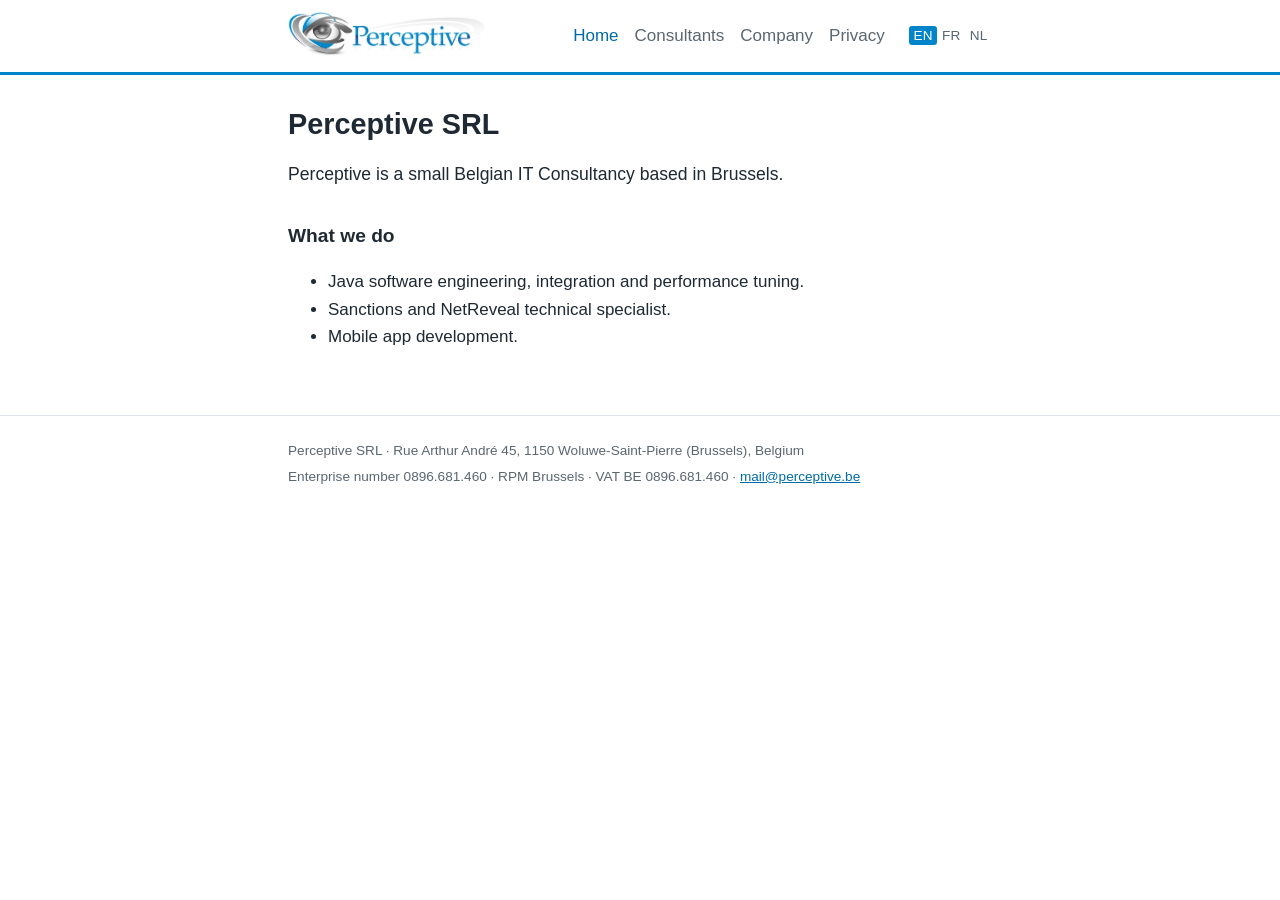
<file: index.html>
<!doctype html>
<html lang="en-GB">
<head>
<meta charset="utf-8">
<meta name="viewport" content="width=device-width, initial-scale=1">
<title>Perceptive SRL</title>
<meta name="description" content="Perceptive SRL is a small Belgian IT consultancy based in Brussels: Java software engineering, Sanctions and NetReveal, and mobile app development.">
<link rel="stylesheet" href="style.css">
<link rel="icon" type="image/png" href="images/favicon.png">
<link rel="apple-touch-icon" href="apple-touch-icon.png">
<link rel="alternate" hreflang="en" href="https://perceptive.be/">
<link rel="alternate" hreflang="fr" href="https://perceptive.be/fr/">
<link rel="alternate" hreflang="nl" href="https://perceptive.be/nl/">
</head>
<body>
<header><div class="wrap">
  <a class="brand" href="./"><img src="images/logo.jpg" width="200" height="48" alt="Perceptive"></a>
  <nav><a href="./" aria-current="page">Home</a><a href="consultants/">Consultants</a><a href="company/">Company</a><a href="privacy/">Privacy</a></nav>
  <div class="lang" role="group" aria-label="Language"><a href="./" lang="en" hreflang="en" title="English" aria-current="true">EN</a><a href="fr/" lang="fr" hreflang="fr" title="Français">FR</a><a href="nl/" lang="nl" hreflang="nl" title="Nederlands">NL</a></div>
</div></header>
<main class="wrap">
<h1>Perceptive SRL</h1>
<p class="lead">Perceptive is a small Belgian IT Consultancy based in Brussels.</p>

<h2>What we do</h2>
<ul>
  <li>Java software engineering, integration and performance tuning.</li>
  <li>Sanctions and NetReveal technical specialist.</li>
  <li>Mobile app development.</li>
</ul>
</main>
<footer><div class="wrap">
  <p>Perceptive SRL · Rue Arthur André 45, 1150 Woluwe-Saint-Pierre (Brussels), Belgium</p>
  <p>Enterprise number 0896.681.460 · RPM Brussels · VAT BE 0896.681.460 · <a href="mailto:mail@perceptive.be">mail@perceptive.be</a></p>
</div></footer>
</body>
</html>
</file>
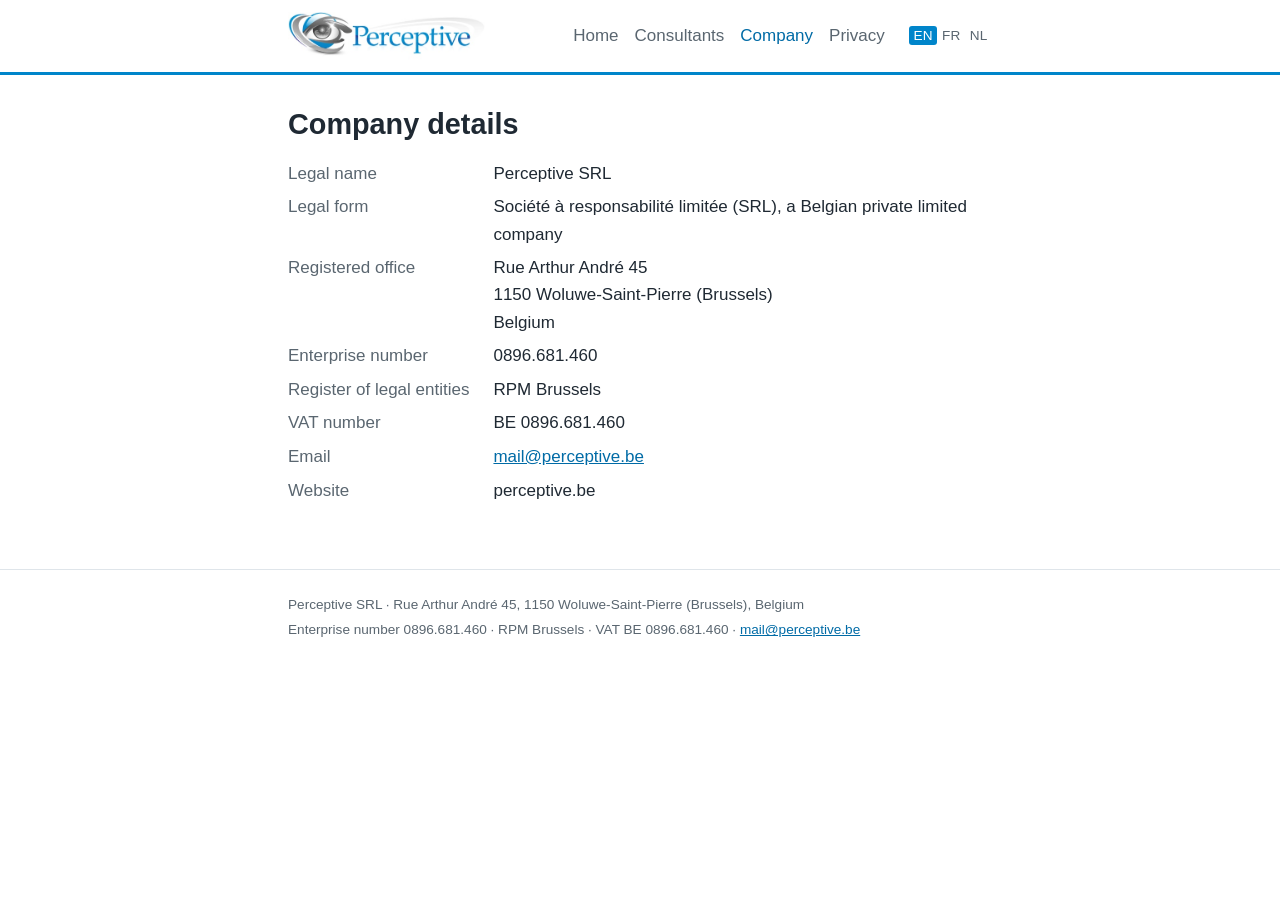
<file: company/index.html>
<!doctype html>
<html lang="en-GB">
<head>
<meta charset="utf-8">
<meta name="viewport" content="width=device-width, initial-scale=1">
<title>Company details · Perceptive SRL</title>
<meta name="description" content="Legal name, legal form, registered office and enterprise number of Perceptive SRL.">
<link rel="stylesheet" href="../style.css">
<link rel="icon" type="image/png" href="../images/favicon.png">
<link rel="apple-touch-icon" href="../apple-touch-icon.png">
<link rel="alternate" hreflang="en" href="https://perceptive.be/company/">
<link rel="alternate" hreflang="fr" href="https://perceptive.be/fr/company/">
<link rel="alternate" hreflang="nl" href="https://perceptive.be/nl/company/">
</head>
<body>
<header><div class="wrap">
  <a class="brand" href="../"><img src="../images/logo.jpg" width="200" height="48" alt="Perceptive"></a>
  <nav><a href="../">Home</a><a href="../consultants/">Consultants</a><a href="./" aria-current="page">Company</a><a href="../privacy/">Privacy</a></nav>
  <div class="lang" role="group" aria-label="Language"><a href="./" lang="en" hreflang="en" title="English" aria-current="true">EN</a><a href="../fr/company/" lang="fr" hreflang="fr" title="Français">FR</a><a href="../nl/company/" lang="nl" hreflang="nl" title="Nederlands">NL</a></div>
</div></header>
<main class="wrap">
<h1>Company details</h1>
<dl>
  <dt>Legal name</dt><dd>Perceptive SRL</dd>
  <dt>Legal form</dt><dd>Société à responsabilité limitée (SRL), a Belgian private limited company</dd>
  <dt>Registered office</dt><dd>Rue Arthur André 45<br>1150 Woluwe-Saint-Pierre (Brussels)<br>Belgium</dd>
  <dt>Enterprise number</dt><dd>0896.681.460</dd>
  <dt>Register of legal entities</dt><dd>RPM Brussels</dd>
  <dt>VAT number</dt><dd>BE 0896.681.460</dd>
  <dt>Email</dt><dd><a href="mailto:mail@perceptive.be">mail@perceptive.be</a></dd>
  <dt>Website</dt><dd>perceptive.be</dd>
</dl>
</main>
<footer><div class="wrap">
  <p>Perceptive SRL · Rue Arthur André 45, 1150 Woluwe-Saint-Pierre (Brussels), Belgium</p>
  <p>Enterprise number 0896.681.460 · RPM Brussels · VAT BE 0896.681.460 · <a href="mailto:mail@perceptive.be">mail@perceptive.be</a></p>
</div></footer>
</body>
</html>
</file>
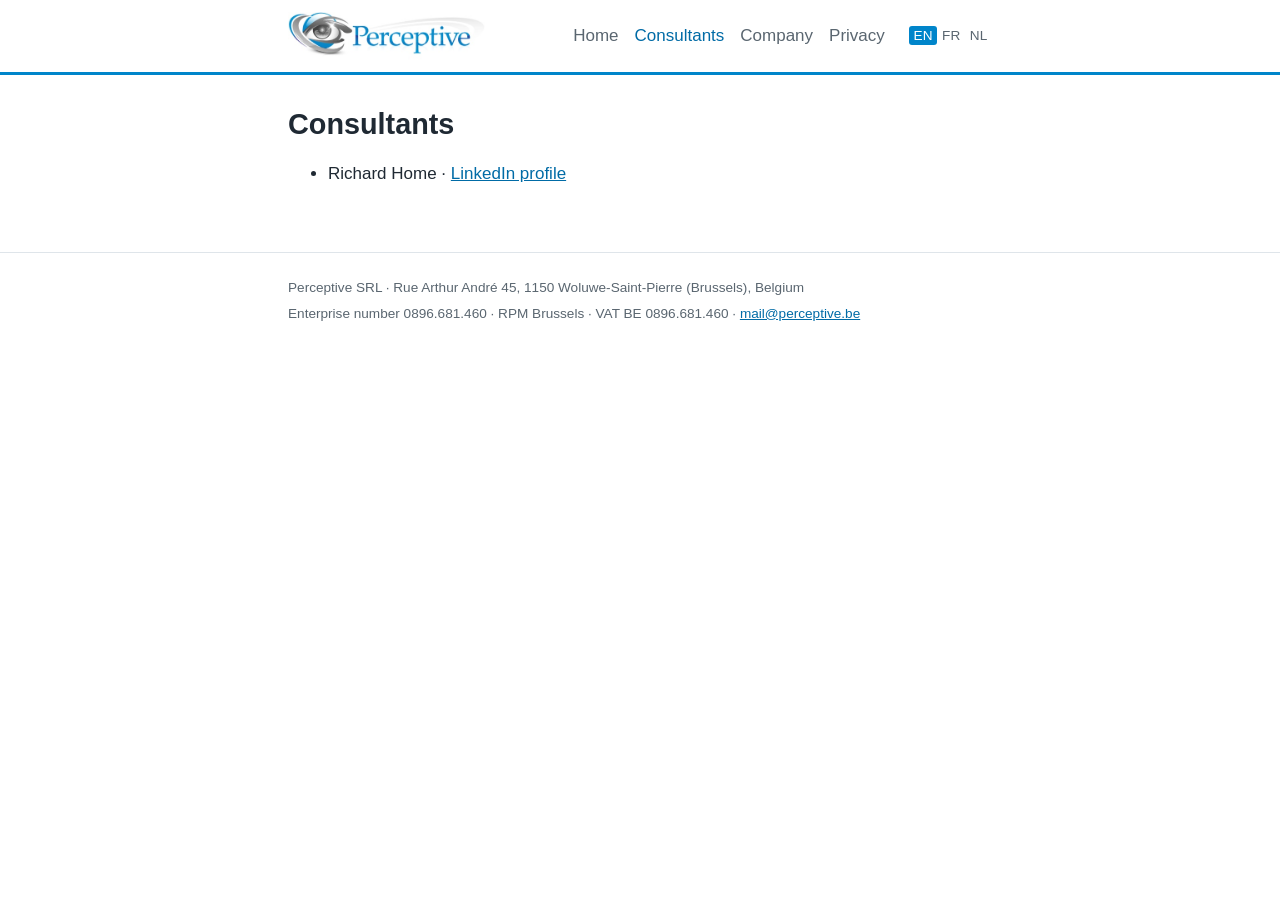
<file: consultants/index.html>
<!doctype html>
<html lang="en-GB">
<head>
<meta charset="utf-8">
<meta name="viewport" content="width=device-width, initial-scale=1">
<title>Consultants · Perceptive SRL</title>
<meta name="description" content="The consultants of Perceptive SRL.">
<link rel="stylesheet" href="../style.css">
<link rel="icon" type="image/png" href="../images/favicon.png">
<link rel="apple-touch-icon" href="../apple-touch-icon.png">
<link rel="alternate" hreflang="en" href="https://perceptive.be/consultants/">
<link rel="alternate" hreflang="fr" href="https://perceptive.be/fr/consultants/">
<link rel="alternate" hreflang="nl" href="https://perceptive.be/nl/consultants/">
</head>
<body>
<header><div class="wrap">
  <a class="brand" href="../"><img src="../images/logo.jpg" width="200" height="48" alt="Perceptive"></a>
  <nav><a href="../">Home</a><a href="./" aria-current="page">Consultants</a><a href="../company/">Company</a><a href="../privacy/">Privacy</a></nav>
  <div class="lang" role="group" aria-label="Language"><a href="./" lang="en" hreflang="en" title="English" aria-current="true">EN</a><a href="../fr/consultants/" lang="fr" hreflang="fr" title="Français">FR</a><a href="../nl/consultants/" lang="nl" hreflang="nl" title="Nederlands">NL</a></div>
</div></header>
<main class="wrap">
<h1>Consultants</h1>
<ul>
  <li>Richard Home · <a href="https://www.linkedin.com/in/rghome/">LinkedIn profile</a></li>
</ul>
</main>
<footer><div class="wrap">
  <p>Perceptive SRL · Rue Arthur André 45, 1150 Woluwe-Saint-Pierre (Brussels), Belgium</p>
  <p>Enterprise number 0896.681.460 · RPM Brussels · VAT BE 0896.681.460 · <a href="mailto:mail@perceptive.be">mail@perceptive.be</a></p>
</div></footer>
</body>
</html>
</file>
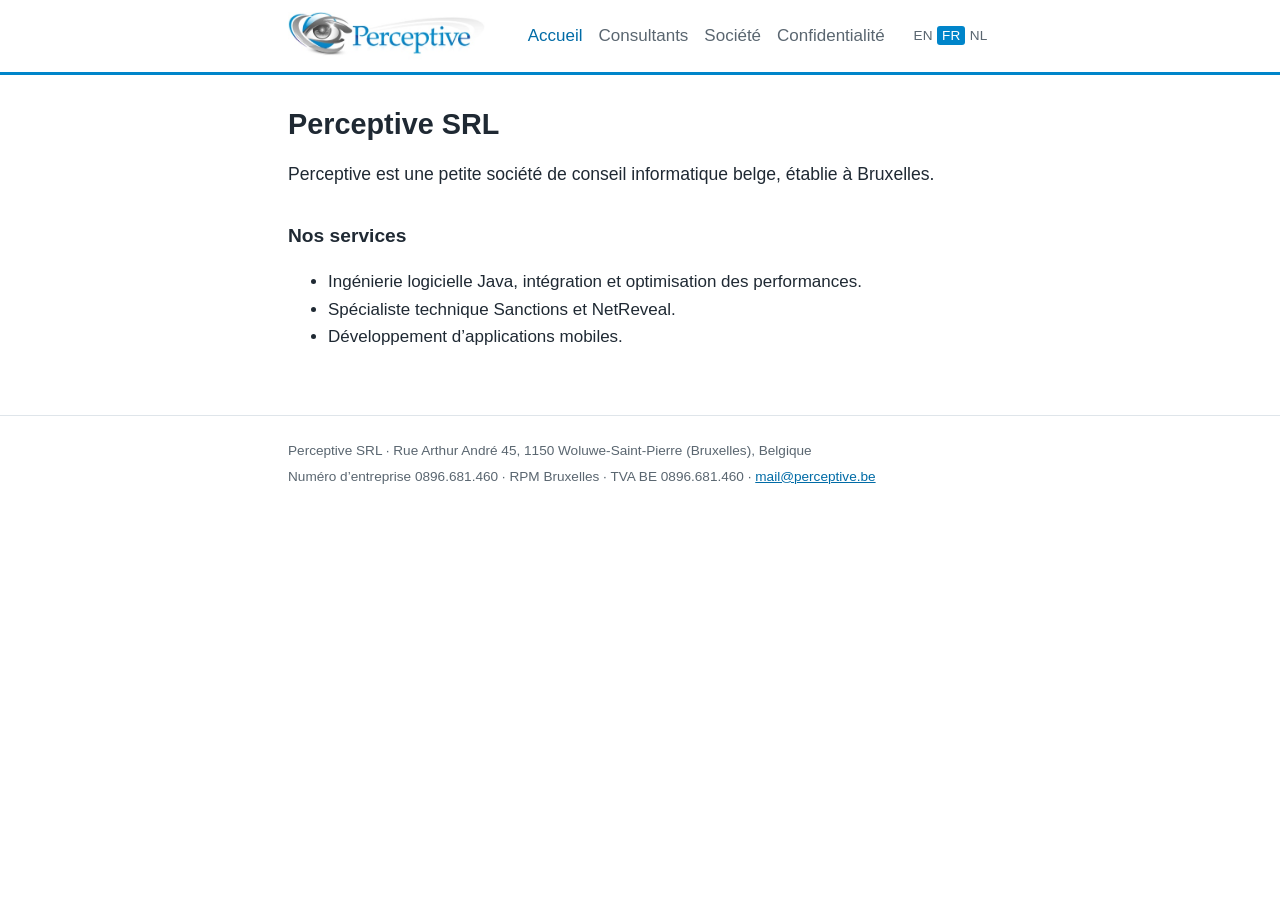
<file: fr/index.html>
<!doctype html>
<html lang="fr-BE">
<head>
<meta charset="utf-8">
<meta name="viewport" content="width=device-width, initial-scale=1">
<title>Perceptive SRL</title>
<meta name="description" content="Perceptive SRL est une petite société de conseil informatique belge, établie à Bruxelles : ingénierie logicielle Java, Sanctions et NetReveal, développement d’applications mobiles.">
<link rel="stylesheet" href="../style.css">
<link rel="icon" type="image/png" href="../images/favicon.png">
<link rel="apple-touch-icon" href="../apple-touch-icon.png">
<link rel="alternate" hreflang="en" href="https://perceptive.be/">
<link rel="alternate" hreflang="fr" href="https://perceptive.be/fr/">
<link rel="alternate" hreflang="nl" href="https://perceptive.be/nl/">
</head>
<body>
<header><div class="wrap">
  <a class="brand" href="./"><img src="../images/logo.jpg" width="200" height="48" alt="Perceptive"></a>
  <nav><a href="./" aria-current="page">Accueil</a><a href="consultants/">Consultants</a><a href="company/">Société</a><a href="privacy/">Confidentialité</a></nav>
  <div class="lang" role="group" aria-label="Langue"><a href="../" lang="en" hreflang="en" title="English">EN</a><a href="./" lang="fr" hreflang="fr" title="Français" aria-current="true">FR</a><a href="../nl/" lang="nl" hreflang="nl" title="Nederlands">NL</a></div>
</div></header>
<main class="wrap">
<h1>Perceptive SRL</h1>
<p class="lead">Perceptive est une petite société de conseil informatique belge, établie à Bruxelles.</p>

<h2>Nos services</h2>
<ul>
  <li>Ingénierie logicielle Java, intégration et optimisation des performances.</li>
  <li>Spécialiste technique Sanctions et NetReveal.</li>
  <li>Développement d’applications mobiles.</li>
</ul>
</main>
<footer><div class="wrap">
  <p>Perceptive SRL · Rue Arthur André 45, 1150 Woluwe-Saint-Pierre (Bruxelles), Belgique</p>
  <p>Numéro d’entreprise 0896.681.460 · RPM Bruxelles · TVA BE 0896.681.460 · <a href="mailto:mail@perceptive.be">mail@perceptive.be</a></p>
</div></footer>
</body>
</html>
</file>
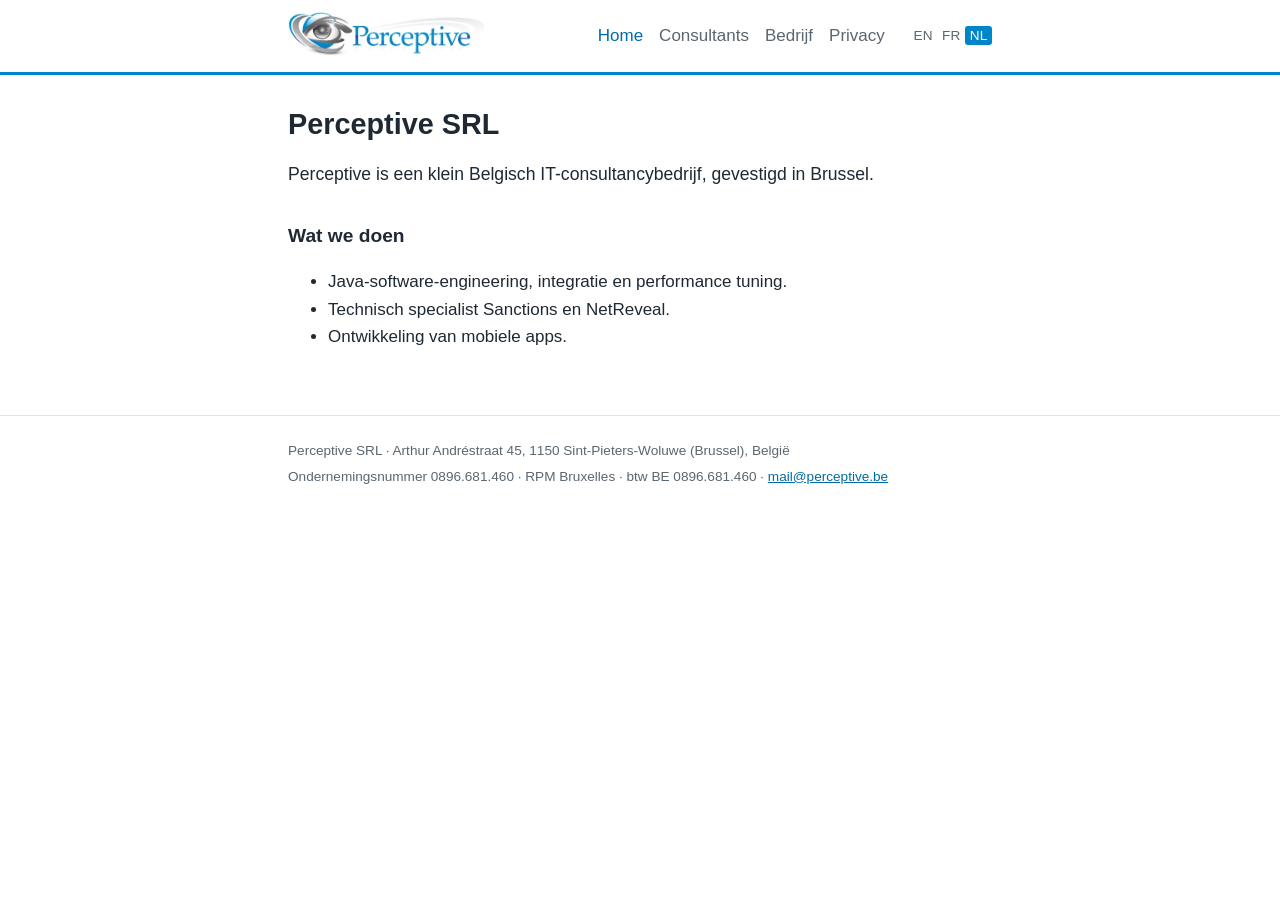
<file: nl/index.html>
<!doctype html>
<html lang="nl-BE">
<head>
<meta charset="utf-8">
<meta name="viewport" content="width=device-width, initial-scale=1">
<title>Perceptive SRL</title>
<meta name="description" content="Perceptive SRL is een klein Belgisch IT-consultancybedrijf, gevestigd in Brussel: Java-software-engineering, Sanctions en NetReveal, ontwikkeling van mobiele apps.">
<link rel="stylesheet" href="../style.css">
<link rel="icon" type="image/png" href="../images/favicon.png">
<link rel="apple-touch-icon" href="../apple-touch-icon.png">
<link rel="alternate" hreflang="en" href="https://perceptive.be/">
<link rel="alternate" hreflang="fr" href="https://perceptive.be/fr/">
<link rel="alternate" hreflang="nl" href="https://perceptive.be/nl/">
</head>
<body>
<header><div class="wrap">
  <a class="brand" href="./"><img src="../images/logo.jpg" width="200" height="48" alt="Perceptive"></a>
  <nav><a href="./" aria-current="page">Home</a><a href="consultants/">Consultants</a><a href="company/">Bedrijf</a><a href="privacy/">Privacy</a></nav>
  <div class="lang" role="group" aria-label="Taal"><a href="../" lang="en" hreflang="en" title="English">EN</a><a href="../fr/" lang="fr" hreflang="fr" title="Français">FR</a><a href="./" lang="nl" hreflang="nl" title="Nederlands" aria-current="true">NL</a></div>
</div></header>
<main class="wrap">
<h1>Perceptive SRL</h1>
<p class="lead">Perceptive is een klein Belgisch IT-consultancybedrijf, gevestigd in Brussel.</p>

<h2>Wat we doen</h2>
<ul>
  <li>Java-software-engineering, integratie en performance tuning.</li>
  <li>Technisch specialist Sanctions en NetReveal.</li>
  <li>Ontwikkeling van mobiele apps.</li>
</ul>
</main>
<footer><div class="wrap">
  <p>Perceptive SRL · Arthur Andréstraat 45, 1150 Sint-Pieters-Woluwe (Brussel), België</p>
  <p>Ondernemingsnummer 0896.681.460 · RPM Bruxelles · btw BE 0896.681.460 · <a href="mailto:mail@perceptive.be">mail@perceptive.be</a></p>
</div></footer>
</body>
</html>
</file>
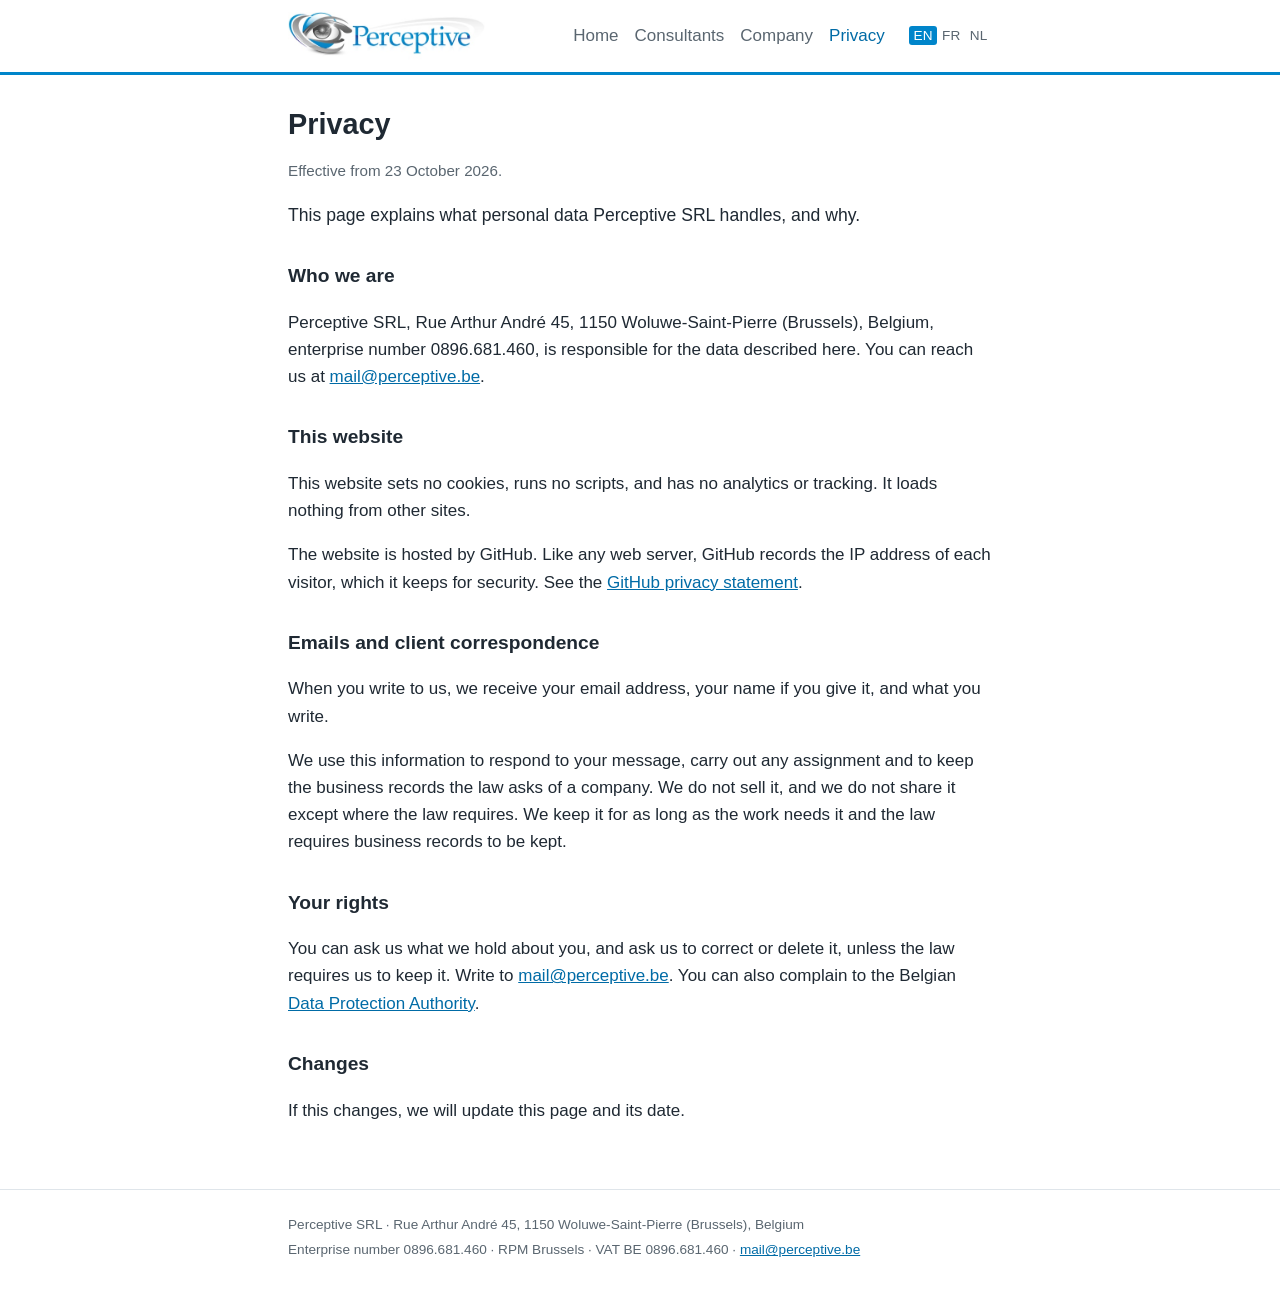
<file: privacy/index.html>
<!doctype html>
<html lang="en-GB">
<head>
<meta charset="utf-8">
<meta name="viewport" content="width=device-width, initial-scale=1">
<title>Privacy · Perceptive SRL</title>
<meta name="description" content="How Perceptive SRL handles personal data: this website and the emails you send us.">
<link rel="stylesheet" href="../style.css">
<link rel="icon" type="image/png" href="../images/favicon.png">
<link rel="apple-touch-icon" href="../apple-touch-icon.png">
<link rel="alternate" hreflang="en" href="https://perceptive.be/privacy/">
<link rel="alternate" hreflang="fr" href="https://perceptive.be/fr/privacy/">
<link rel="alternate" hreflang="nl" href="https://perceptive.be/nl/privacy/">
</head>
<body>
<header><div class="wrap">
  <a class="brand" href="../"><img src="../images/logo.jpg" width="200" height="48" alt="Perceptive"></a>
  <nav><a href="../">Home</a><a href="../consultants/">Consultants</a><a href="../company/">Company</a><a href="./" aria-current="page">Privacy</a></nav>
  <div class="lang" role="group" aria-label="Language"><a href="./" lang="en" hreflang="en" title="English" aria-current="true">EN</a><a href="../fr/privacy/" lang="fr" hreflang="fr" title="Français">FR</a><a href="../nl/privacy/" lang="nl" hreflang="nl" title="Nederlands">NL</a></div>
</div></header>
<main class="wrap">
<h1>Privacy</h1>
<p class="note">Effective from 23 October 2026.</p>
<p class="lead">This page explains what personal data Perceptive SRL handles, and why.</p>

<h2>Who we are</h2>
<p>Perceptive SRL, Rue Arthur André 45, 1150 Woluwe-Saint-Pierre (Brussels), Belgium, enterprise number 0896.681.460, is responsible for the data described here. You can reach us at <a href="mailto:mail@perceptive.be">mail@perceptive.be</a>.</p>

<h2>This website</h2>
<p>This website sets no cookies, runs no scripts, and has no analytics or tracking. It loads nothing from other sites.</p>
<p>The website is hosted by GitHub. Like any web server, GitHub records the IP address of each visitor, which it keeps for security. See the <a href="https://docs.github.com/en/site-policy/privacy-policies/github-general-privacy-statement">GitHub privacy statement</a>.</p>

<h2>Emails and client correspondence</h2>
<p>When you write to us, we receive your email address, your name if you give it, and what you write.</p>
<p>We use this information to respond to your message, carry out any assignment and to keep the business records the law asks of a company. We do not sell it, and we do not share it except where the law requires. We keep it for as long as the work needs it and the law requires business records to be kept.</p>

<h2>Your rights</h2>
<p>You can ask us what we hold about you, and ask us to correct or delete it, unless the law requires us to keep it. Write to <a href="mailto:mail@perceptive.be">mail@perceptive.be</a>. You can also complain to the Belgian <a href="https://www.dataprotectionauthority.be">Data Protection Authority</a>.</p>

<h2>Changes</h2>
<p>If this changes, we will update this page and its date.</p>
</main>
<footer><div class="wrap">
  <p>Perceptive SRL · Rue Arthur André 45, 1150 Woluwe-Saint-Pierre (Brussels), Belgium</p>
  <p>Enterprise number 0896.681.460 · RPM Brussels · VAT BE 0896.681.460 · <a href="mailto:mail@perceptive.be">mail@perceptive.be</a></p>
</div></footer>
</body>
</html>
</file>
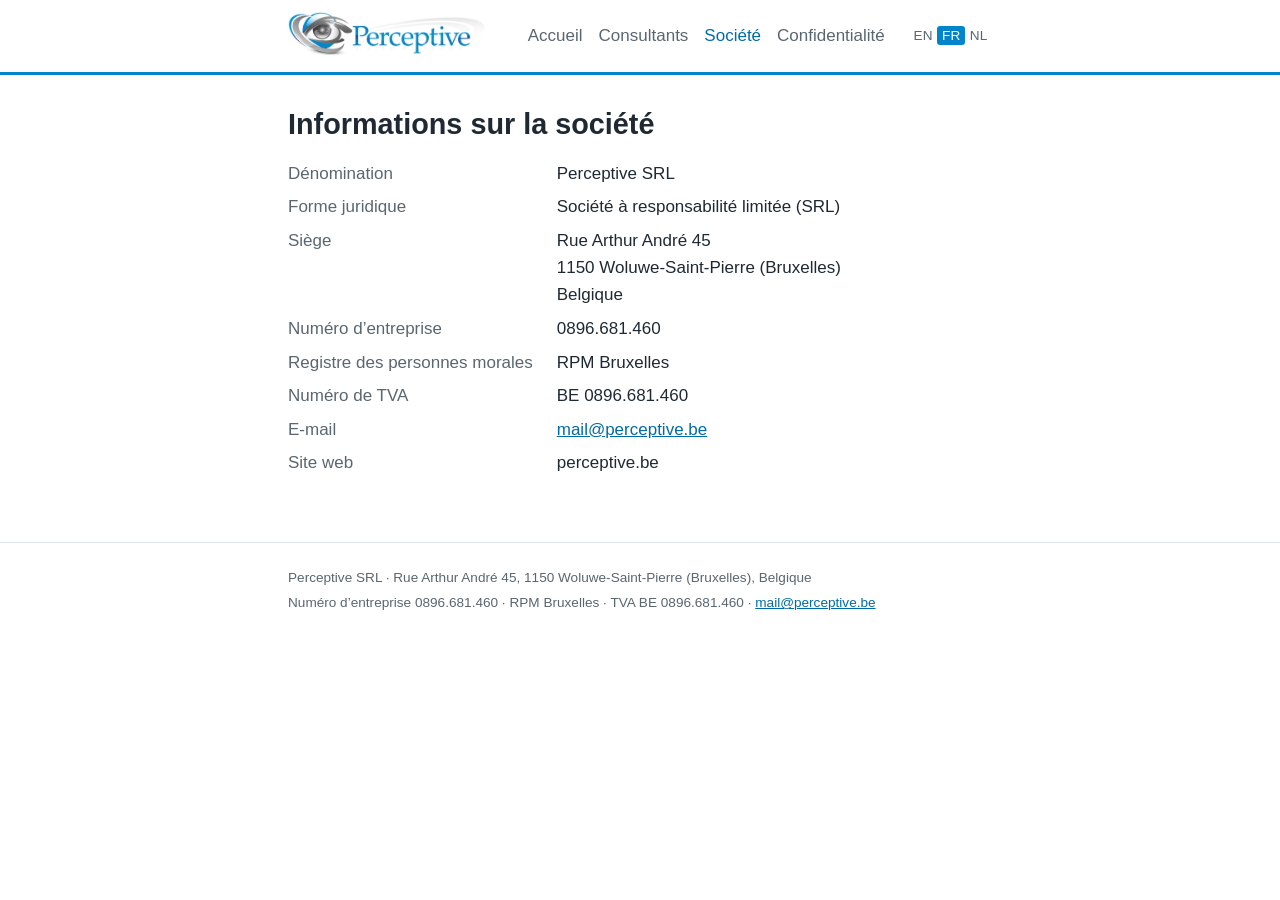
<file: fr/company/index.html>
<!doctype html>
<html lang="fr-BE">
<head>
<meta charset="utf-8">
<meta name="viewport" content="width=device-width, initial-scale=1">
<title>Informations sur la société · Perceptive SRL</title>
<meta name="description" content="Dénomination, forme juridique, siège et numéro d’entreprise de Perceptive SRL.">
<link rel="stylesheet" href="../../style.css">
<link rel="icon" type="image/png" href="../../images/favicon.png">
<link rel="apple-touch-icon" href="../../apple-touch-icon.png">
<link rel="alternate" hreflang="en" href="https://perceptive.be/company/">
<link rel="alternate" hreflang="fr" href="https://perceptive.be/fr/company/">
<link rel="alternate" hreflang="nl" href="https://perceptive.be/nl/company/">
</head>
<body>
<header><div class="wrap">
  <a class="brand" href="../"><img src="../../images/logo.jpg" width="200" height="48" alt="Perceptive"></a>
  <nav><a href="../">Accueil</a><a href="../consultants/">Consultants</a><a href="./" aria-current="page">Société</a><a href="../privacy/">Confidentialité</a></nav>
  <div class="lang" role="group" aria-label="Langue"><a href="../../company/" lang="en" hreflang="en" title="English">EN</a><a href="./" lang="fr" hreflang="fr" title="Français" aria-current="true">FR</a><a href="../../nl/company/" lang="nl" hreflang="nl" title="Nederlands">NL</a></div>
</div></header>
<main class="wrap">
<h1>Informations sur la société</h1>
<dl>
  <dt>Dénomination</dt><dd>Perceptive SRL</dd>
  <dt>Forme juridique</dt><dd>Société à responsabilité limitée (SRL)</dd>
  <dt>Siège</dt><dd>Rue Arthur André 45<br>1150 Woluwe-Saint-Pierre (Bruxelles)<br>Belgique</dd>
  <dt>Numéro d’entreprise</dt><dd>0896.681.460</dd>
  <dt>Registre des personnes morales</dt><dd>RPM Bruxelles</dd>
  <dt>Numéro de TVA</dt><dd>BE 0896.681.460</dd>
  <dt>E-mail</dt><dd><a href="mailto:mail@perceptive.be">mail@perceptive.be</a></dd>
  <dt>Site web</dt><dd>perceptive.be</dd>
</dl>
</main>
<footer><div class="wrap">
  <p>Perceptive SRL · Rue Arthur André 45, 1150 Woluwe-Saint-Pierre (Bruxelles), Belgique</p>
  <p>Numéro d’entreprise 0896.681.460 · RPM Bruxelles · TVA BE 0896.681.460 · <a href="mailto:mail@perceptive.be">mail@perceptive.be</a></p>
</div></footer>
</body>
</html>
</file>
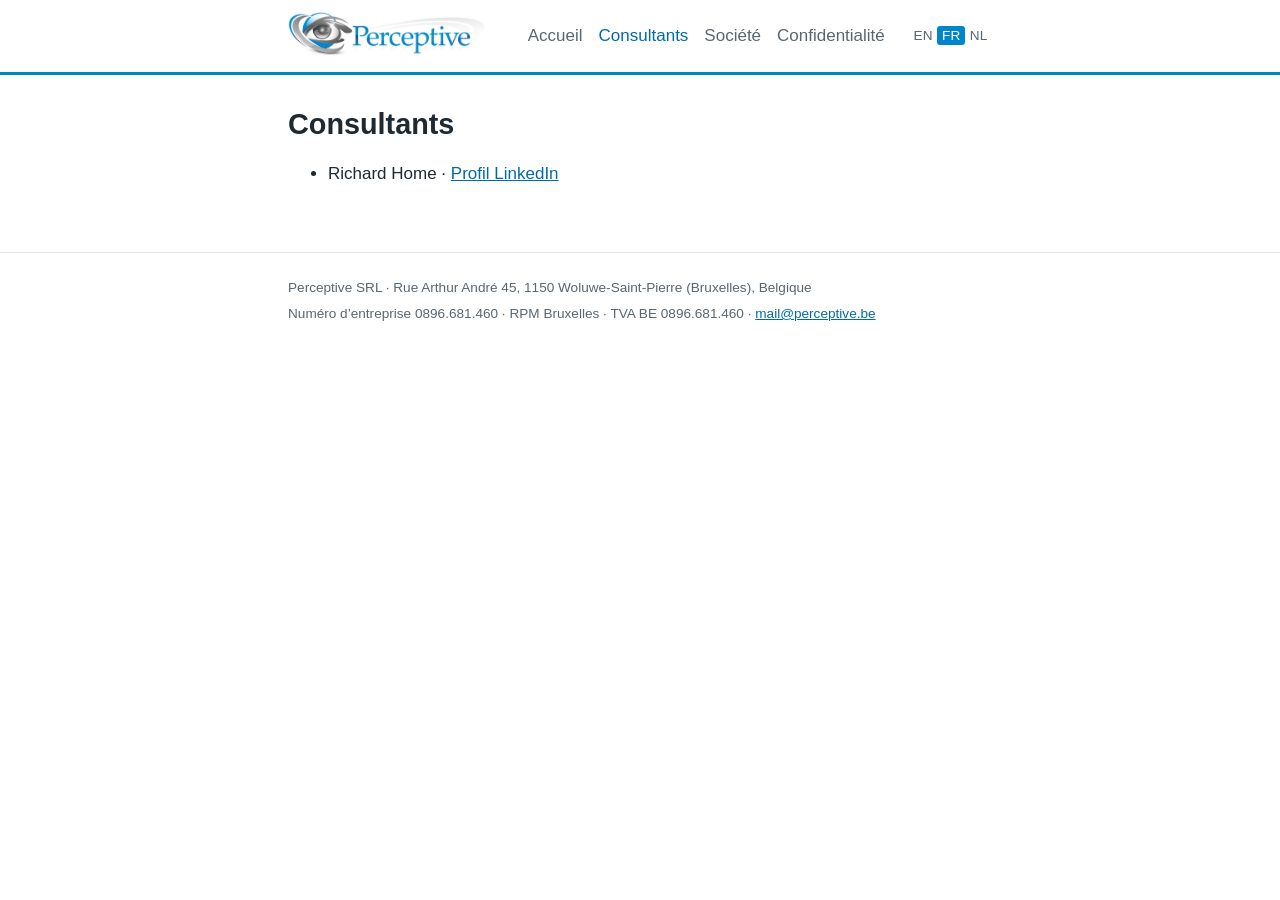
<file: fr/consultants/index.html>
<!doctype html>
<html lang="fr-BE">
<head>
<meta charset="utf-8">
<meta name="viewport" content="width=device-width, initial-scale=1">
<title>Consultants · Perceptive SRL</title>
<meta name="description" content="Les consultants de Perceptive SRL.">
<link rel="stylesheet" href="../../style.css">
<link rel="icon" type="image/png" href="../../images/favicon.png">
<link rel="apple-touch-icon" href="../../apple-touch-icon.png">
<link rel="alternate" hreflang="en" href="https://perceptive.be/consultants/">
<link rel="alternate" hreflang="fr" href="https://perceptive.be/fr/consultants/">
<link rel="alternate" hreflang="nl" href="https://perceptive.be/nl/consultants/">
</head>
<body>
<header><div class="wrap">
  <a class="brand" href="../"><img src="../../images/logo.jpg" width="200" height="48" alt="Perceptive"></a>
  <nav><a href="../">Accueil</a><a href="./" aria-current="page">Consultants</a><a href="../company/">Société</a><a href="../privacy/">Confidentialité</a></nav>
  <div class="lang" role="group" aria-label="Langue"><a href="../../consultants/" lang="en" hreflang="en" title="English">EN</a><a href="./" lang="fr" hreflang="fr" title="Français" aria-current="true">FR</a><a href="../../nl/consultants/" lang="nl" hreflang="nl" title="Nederlands">NL</a></div>
</div></header>
<main class="wrap">
<h1>Consultants</h1>
<ul>
  <li>Richard Home · <a href="https://www.linkedin.com/in/rghome/">Profil LinkedIn</a></li>
</ul>
</main>
<footer><div class="wrap">
  <p>Perceptive SRL · Rue Arthur André 45, 1150 Woluwe-Saint-Pierre (Bruxelles), Belgique</p>
  <p>Numéro d’entreprise 0896.681.460 · RPM Bruxelles · TVA BE 0896.681.460 · <a href="mailto:mail@perceptive.be">mail@perceptive.be</a></p>
</div></footer>
</body>
</html>
</file>
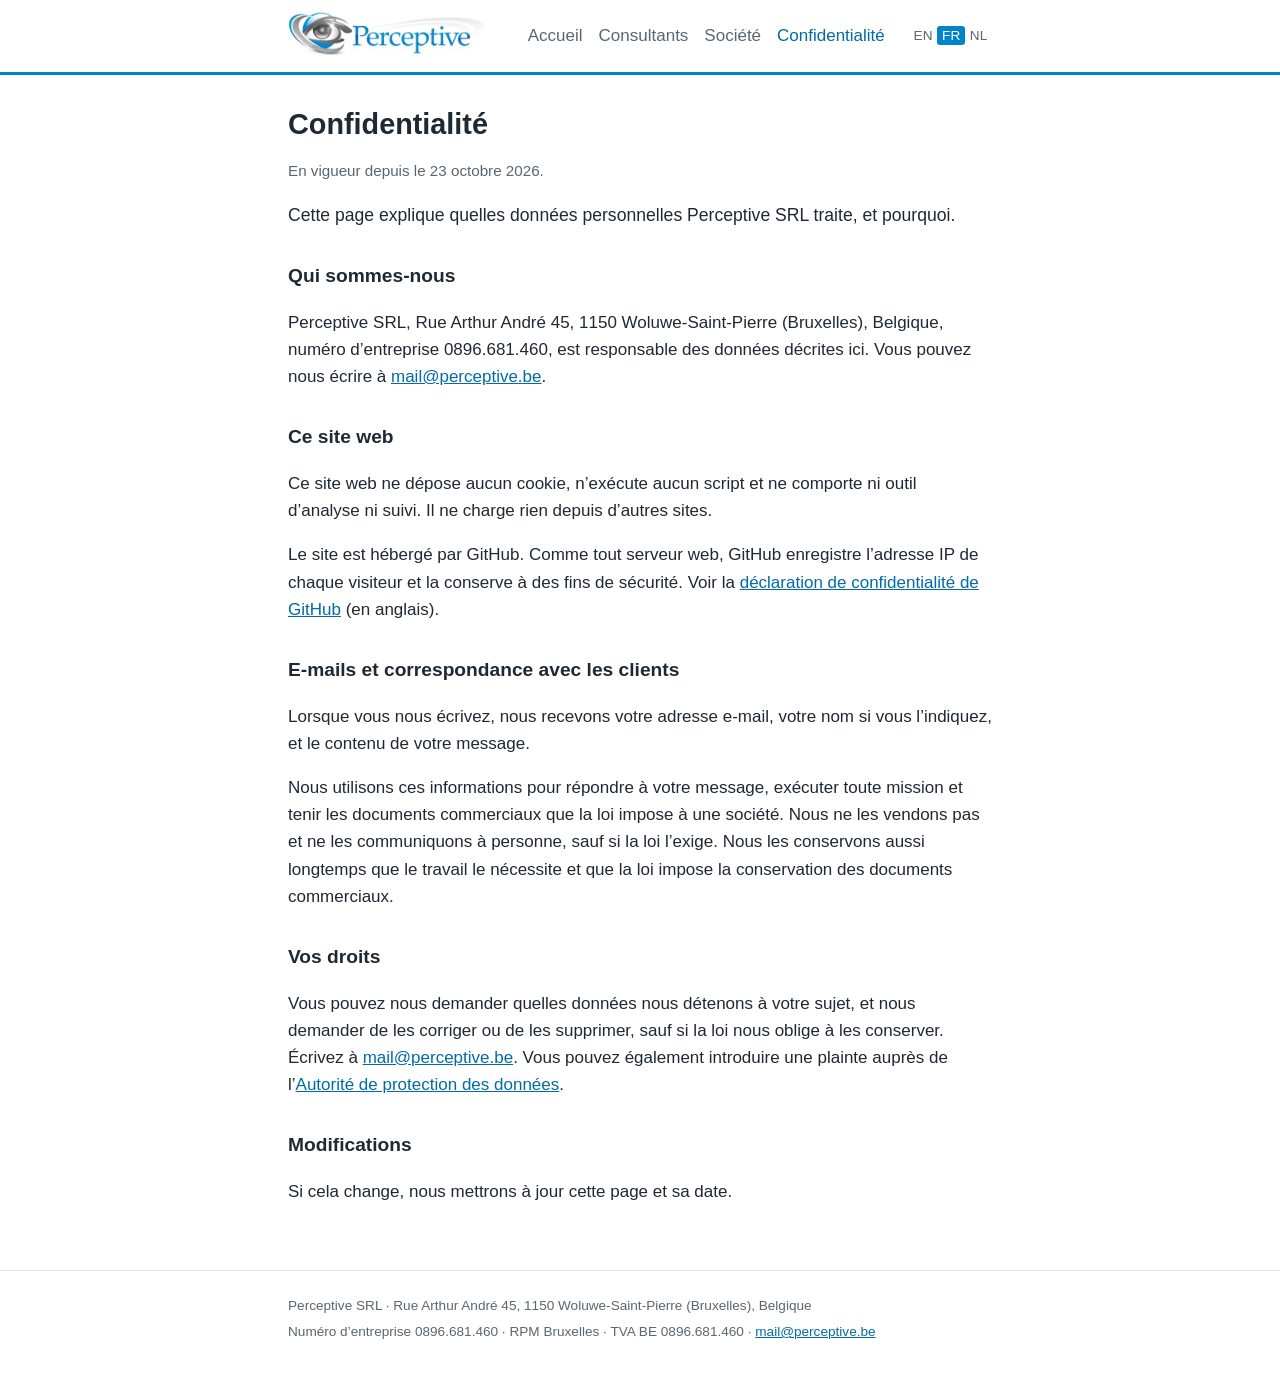
<file: fr/privacy/index.html>
<!doctype html>
<html lang="fr-BE">
<head>
<meta charset="utf-8">
<meta name="viewport" content="width=device-width, initial-scale=1">
<title>Confidentialité · Perceptive SRL</title>
<meta name="description" content="Comment Perceptive SRL traite les données personnelles : ce site web et les e-mails que vous nous envoyez.">
<link rel="stylesheet" href="../../style.css">
<link rel="icon" type="image/png" href="../../images/favicon.png">
<link rel="apple-touch-icon" href="../../apple-touch-icon.png">
<link rel="alternate" hreflang="en" href="https://perceptive.be/privacy/">
<link rel="alternate" hreflang="fr" href="https://perceptive.be/fr/privacy/">
<link rel="alternate" hreflang="nl" href="https://perceptive.be/nl/privacy/">
</head>
<body>
<header><div class="wrap">
  <a class="brand" href="../"><img src="../../images/logo.jpg" width="200" height="48" alt="Perceptive"></a>
  <nav><a href="../">Accueil</a><a href="../consultants/">Consultants</a><a href="../company/">Société</a><a href="./" aria-current="page">Confidentialité</a></nav>
  <div class="lang" role="group" aria-label="Langue"><a href="../../privacy/" lang="en" hreflang="en" title="English">EN</a><a href="./" lang="fr" hreflang="fr" title="Français" aria-current="true">FR</a><a href="../../nl/privacy/" lang="nl" hreflang="nl" title="Nederlands">NL</a></div>
</div></header>
<main class="wrap">
<h1>Confidentialité</h1>
<p class="note">En vigueur depuis le 23 octobre 2026.</p>
<p class="lead">Cette page explique quelles données personnelles Perceptive SRL traite, et pourquoi.</p>

<h2>Qui sommes-nous</h2>
<p>Perceptive SRL, Rue Arthur André 45, 1150 Woluwe-Saint-Pierre (Bruxelles), Belgique, numéro d’entreprise 0896.681.460, est responsable des données décrites ici. Vous pouvez nous écrire à <a href="mailto:mail@perceptive.be">mail@perceptive.be</a>.</p>

<h2>Ce site web</h2>
<p>Ce site web ne dépose aucun cookie, n’exécute aucun script et ne comporte ni outil d’analyse ni suivi. Il ne charge rien depuis d’autres sites.</p>
<p>Le site est hébergé par GitHub. Comme tout serveur web, GitHub enregistre l’adresse IP de chaque visiteur et la conserve à des fins de sécurité. Voir la <a href="https://docs.github.com/en/site-policy/privacy-policies/github-general-privacy-statement">déclaration de confidentialité de GitHub</a> (en anglais).</p>

<h2>E-mails et correspondance avec les clients</h2>
<p>Lorsque vous nous écrivez, nous recevons votre adresse e-mail, votre nom si vous l’indiquez, et le contenu de votre message.</p>
<p>Nous utilisons ces informations pour répondre à votre message, exécuter toute mission et tenir les documents commerciaux que la loi impose à une société. Nous ne les vendons pas et ne les communiquons à personne, sauf si la loi l’exige. Nous les conservons aussi longtemps que le travail le nécessite et que la loi impose la conservation des documents commerciaux.</p>

<h2>Vos droits</h2>
<p>Vous pouvez nous demander quelles données nous détenons à votre sujet, et nous demander de les corriger ou de les supprimer, sauf si la loi nous oblige à les conserver. Écrivez à <a href="mailto:mail@perceptive.be">mail@perceptive.be</a>. Vous pouvez également introduire une plainte auprès de l’<a href="https://www.autoriteprotectiondonnees.be">Autorité de protection des données</a>.</p>

<h2>Modifications</h2>
<p>Si cela change, nous mettrons à jour cette page et sa date.</p>
</main>
<footer><div class="wrap">
  <p>Perceptive SRL · Rue Arthur André 45, 1150 Woluwe-Saint-Pierre (Bruxelles), Belgique</p>
  <p>Numéro d’entreprise 0896.681.460 · RPM Bruxelles · TVA BE 0896.681.460 · <a href="mailto:mail@perceptive.be">mail@perceptive.be</a></p>
</div></footer>
</body>
</html>
</file>
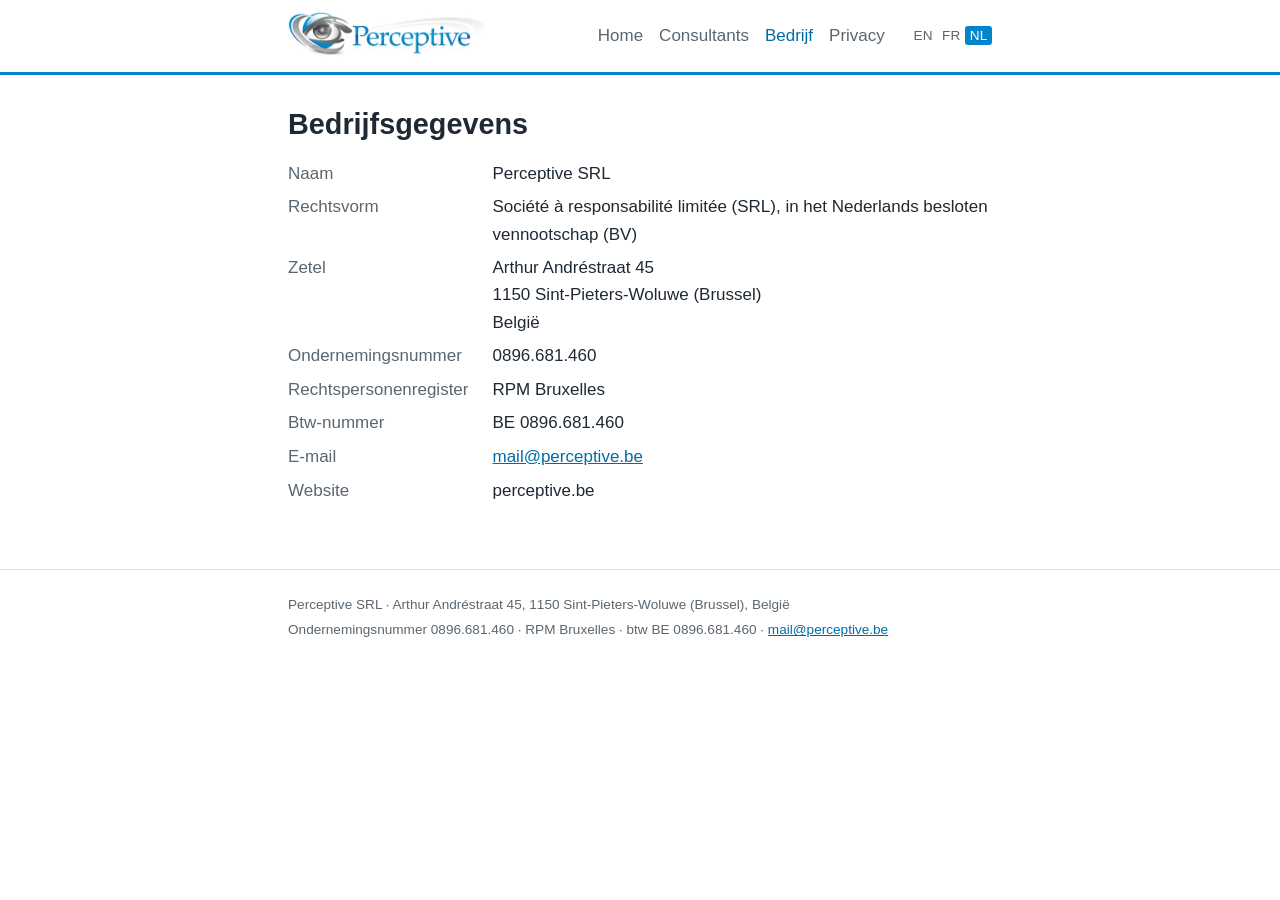
<file: nl/company/index.html>
<!doctype html>
<html lang="nl-BE">
<head>
<meta charset="utf-8">
<meta name="viewport" content="width=device-width, initial-scale=1">
<title>Bedrijfsgegevens · Perceptive SRL</title>
<meta name="description" content="Naam, rechtsvorm, zetel en ondernemingsnummer van Perceptive SRL.">
<link rel="stylesheet" href="../../style.css">
<link rel="icon" type="image/png" href="../../images/favicon.png">
<link rel="apple-touch-icon" href="../../apple-touch-icon.png">
<link rel="alternate" hreflang="en" href="https://perceptive.be/company/">
<link rel="alternate" hreflang="fr" href="https://perceptive.be/fr/company/">
<link rel="alternate" hreflang="nl" href="https://perceptive.be/nl/company/">
</head>
<body>
<header><div class="wrap">
  <a class="brand" href="../"><img src="../../images/logo.jpg" width="200" height="48" alt="Perceptive"></a>
  <nav><a href="../">Home</a><a href="../consultants/">Consultants</a><a href="./" aria-current="page">Bedrijf</a><a href="../privacy/">Privacy</a></nav>
  <div class="lang" role="group" aria-label="Taal"><a href="../../company/" lang="en" hreflang="en" title="English">EN</a><a href="../../fr/company/" lang="fr" hreflang="fr" title="Français">FR</a><a href="./" lang="nl" hreflang="nl" title="Nederlands" aria-current="true">NL</a></div>
</div></header>
<main class="wrap">
<h1>Bedrijfsgegevens</h1>
<dl>
  <dt>Naam</dt><dd>Perceptive SRL</dd>
  <dt>Rechtsvorm</dt><dd>Société à responsabilité limitée (SRL), in het Nederlands besloten vennootschap (BV)</dd>
  <dt>Zetel</dt><dd>Arthur Andréstraat 45<br>1150 Sint-Pieters-Woluwe (Brussel)<br>België</dd>
  <dt>Ondernemingsnummer</dt><dd>0896.681.460</dd>
  <dt>Rechtspersonenregister</dt><dd>RPM Bruxelles</dd>
  <dt>Btw-nummer</dt><dd>BE 0896.681.460</dd>
  <dt>E-mail</dt><dd><a href="mailto:mail@perceptive.be">mail@perceptive.be</a></dd>
  <dt>Website</dt><dd>perceptive.be</dd>
</dl>
</main>
<footer><div class="wrap">
  <p>Perceptive SRL · Arthur Andréstraat 45, 1150 Sint-Pieters-Woluwe (Brussel), België</p>
  <p>Ondernemingsnummer 0896.681.460 · RPM Bruxelles · btw BE 0896.681.460 · <a href="mailto:mail@perceptive.be">mail@perceptive.be</a></p>
</div></footer>
</body>
</html>
</file>
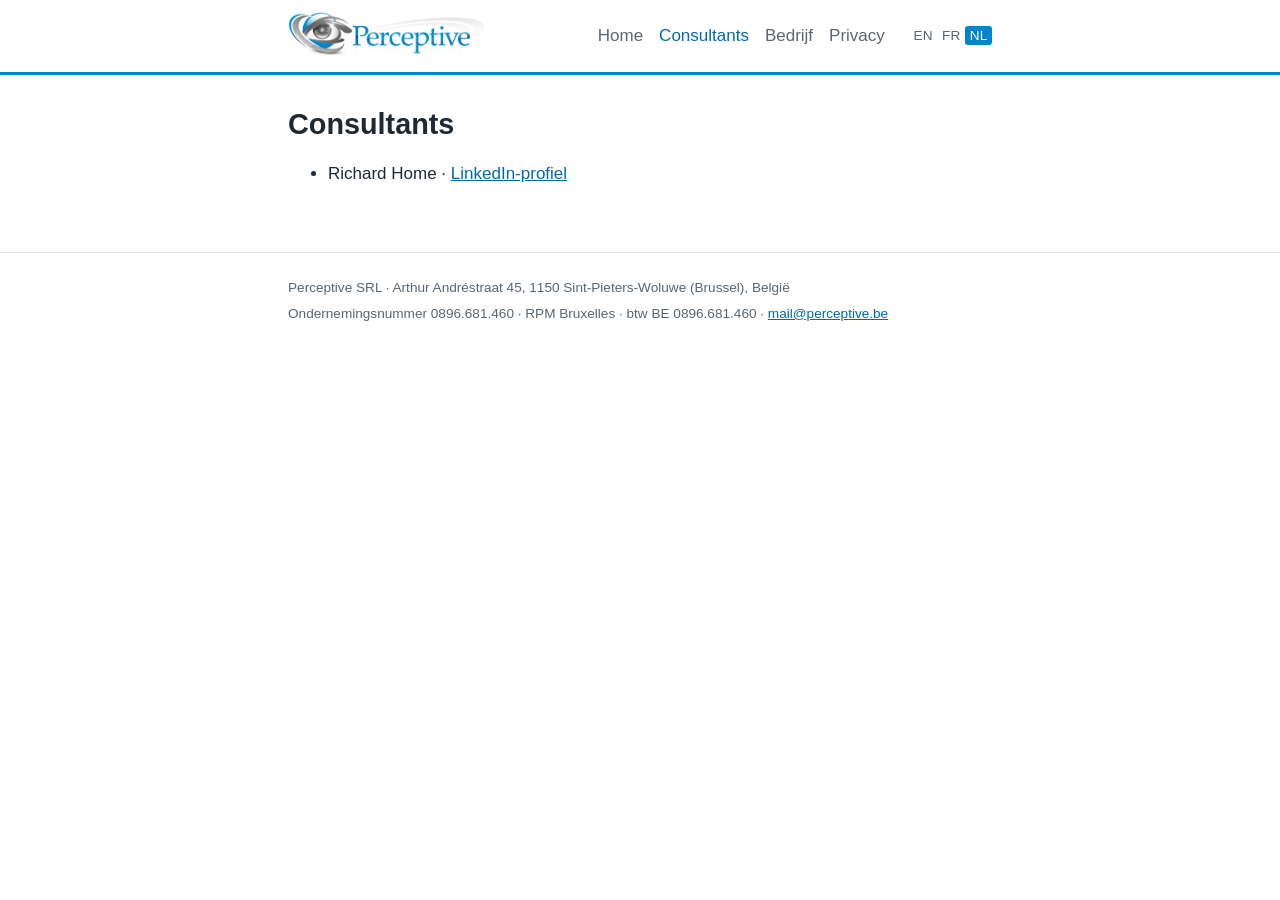
<file: nl/consultants/index.html>
<!doctype html>
<html lang="nl-BE">
<head>
<meta charset="utf-8">
<meta name="viewport" content="width=device-width, initial-scale=1">
<title>Consultants · Perceptive SRL</title>
<meta name="description" content="De consultants van Perceptive SRL.">
<link rel="stylesheet" href="../../style.css">
<link rel="icon" type="image/png" href="../../images/favicon.png">
<link rel="apple-touch-icon" href="../../apple-touch-icon.png">
<link rel="alternate" hreflang="en" href="https://perceptive.be/consultants/">
<link rel="alternate" hreflang="fr" href="https://perceptive.be/fr/consultants/">
<link rel="alternate" hreflang="nl" href="https://perceptive.be/nl/consultants/">
</head>
<body>
<header><div class="wrap">
  <a class="brand" href="../"><img src="../../images/logo.jpg" width="200" height="48" alt="Perceptive"></a>
  <nav><a href="../">Home</a><a href="./" aria-current="page">Consultants</a><a href="../company/">Bedrijf</a><a href="../privacy/">Privacy</a></nav>
  <div class="lang" role="group" aria-label="Taal"><a href="../../consultants/" lang="en" hreflang="en" title="English">EN</a><a href="../../fr/consultants/" lang="fr" hreflang="fr" title="Français">FR</a><a href="./" lang="nl" hreflang="nl" title="Nederlands" aria-current="true">NL</a></div>
</div></header>
<main class="wrap">
<h1>Consultants</h1>
<ul>
  <li>Richard Home · <a href="https://www.linkedin.com/in/rghome/">LinkedIn-profiel</a></li>
</ul>
</main>
<footer><div class="wrap">
  <p>Perceptive SRL · Arthur Andréstraat 45, 1150 Sint-Pieters-Woluwe (Brussel), België</p>
  <p>Ondernemingsnummer 0896.681.460 · RPM Bruxelles · btw BE 0896.681.460 · <a href="mailto:mail@perceptive.be">mail@perceptive.be</a></p>
</div></footer>
</body>
</html>
</file>
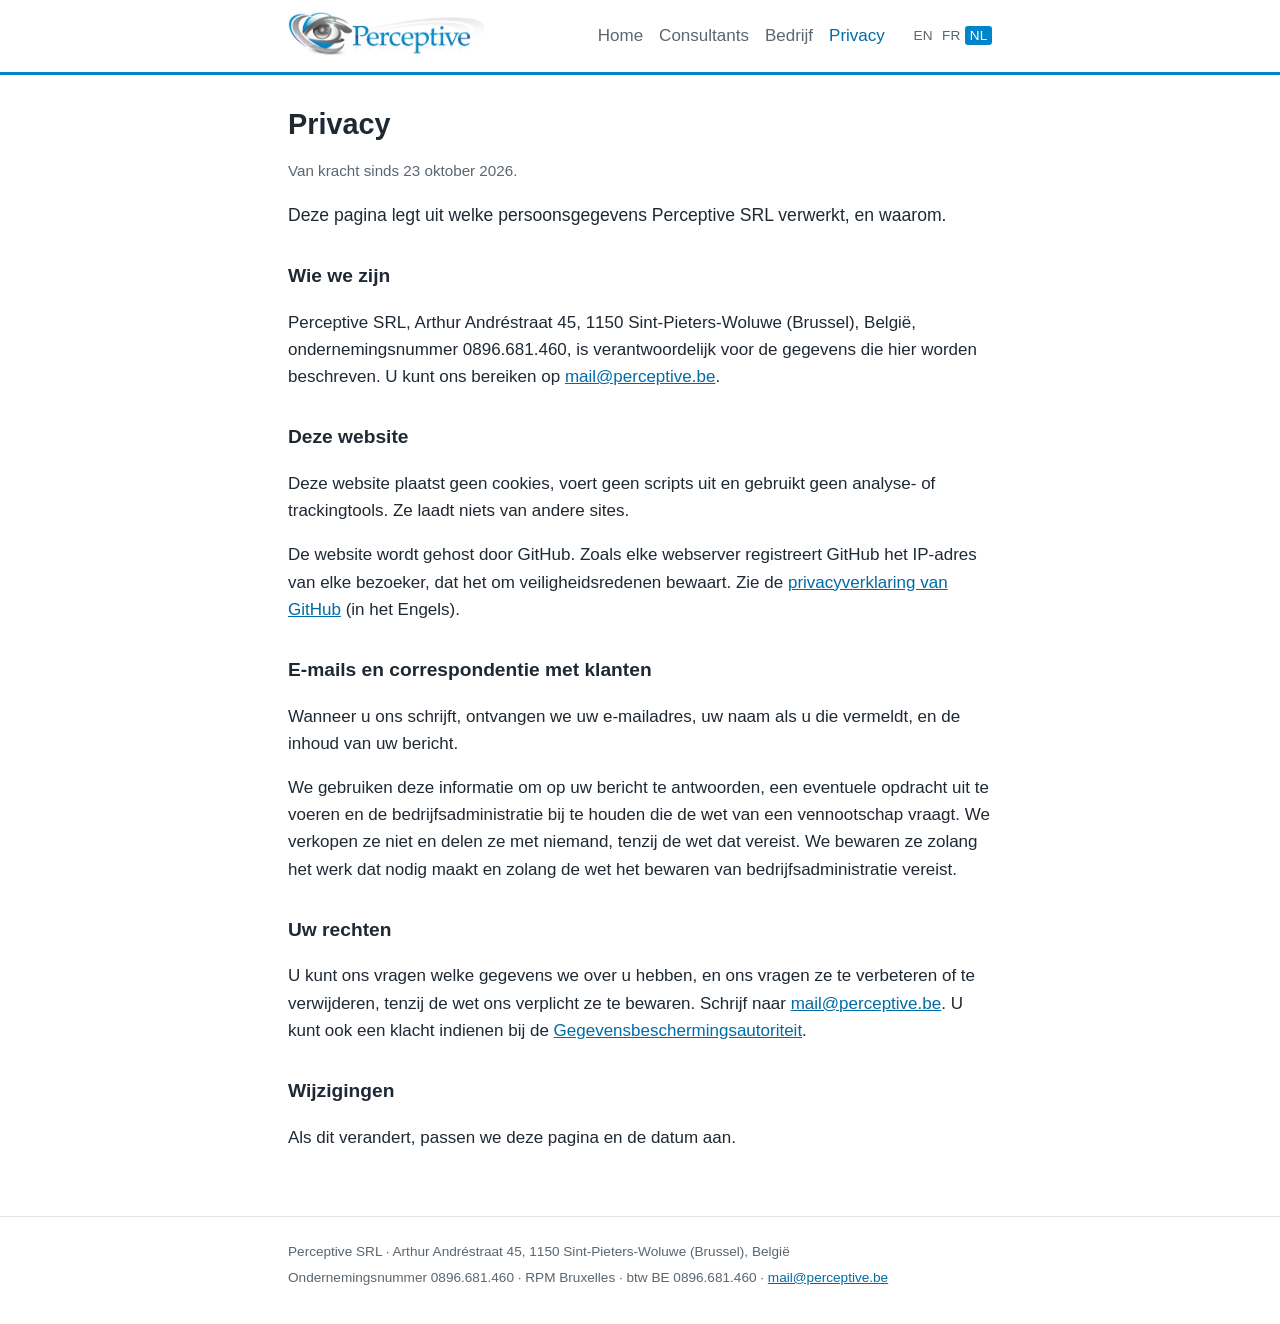
<file: nl/privacy/index.html>
<!doctype html>
<html lang="nl-BE">
<head>
<meta charset="utf-8">
<meta name="viewport" content="width=device-width, initial-scale=1">
<title>Privacy · Perceptive SRL</title>
<meta name="description" content="Hoe Perceptive SRL met persoonsgegevens omgaat: deze website en de e-mails die u ons stuurt.">
<link rel="stylesheet" href="../../style.css">
<link rel="icon" type="image/png" href="../../images/favicon.png">
<link rel="apple-touch-icon" href="../../apple-touch-icon.png">
<link rel="alternate" hreflang="en" href="https://perceptive.be/privacy/">
<link rel="alternate" hreflang="fr" href="https://perceptive.be/fr/privacy/">
<link rel="alternate" hreflang="nl" href="https://perceptive.be/nl/privacy/">
</head>
<body>
<header><div class="wrap">
  <a class="brand" href="../"><img src="../../images/logo.jpg" width="200" height="48" alt="Perceptive"></a>
  <nav><a href="../">Home</a><a href="../consultants/">Consultants</a><a href="../company/">Bedrijf</a><a href="./" aria-current="page">Privacy</a></nav>
  <div class="lang" role="group" aria-label="Taal"><a href="../../privacy/" lang="en" hreflang="en" title="English">EN</a><a href="../../fr/privacy/" lang="fr" hreflang="fr" title="Français">FR</a><a href="./" lang="nl" hreflang="nl" title="Nederlands" aria-current="true">NL</a></div>
</div></header>
<main class="wrap">
<h1>Privacy</h1>
<p class="note">Van kracht sinds 23 oktober 2026.</p>
<p class="lead">Deze pagina legt uit welke persoonsgegevens Perceptive SRL verwerkt, en waarom.</p>

<h2>Wie we zijn</h2>
<p>Perceptive SRL, Arthur Andréstraat 45, 1150 Sint-Pieters-Woluwe (Brussel), België, ondernemingsnummer 0896.681.460, is verantwoordelijk voor de gegevens die hier worden beschreven. U kunt ons bereiken op <a href="mailto:mail@perceptive.be">mail@perceptive.be</a>.</p>

<h2>Deze website</h2>
<p>Deze website plaatst geen cookies, voert geen scripts uit en gebruikt geen analyse- of trackingtools. Ze laadt niets van andere sites.</p>
<p>De website wordt gehost door GitHub. Zoals elke webserver registreert GitHub het IP-adres van elke bezoeker, dat het om veiligheidsredenen bewaart. Zie de <a href="https://docs.github.com/en/site-policy/privacy-policies/github-general-privacy-statement">privacyverklaring van GitHub</a> (in het Engels).</p>

<h2>E-mails en correspondentie met klanten</h2>
<p>Wanneer u ons schrijft, ontvangen we uw e-mailadres, uw naam als u die vermeldt, en de inhoud van uw bericht.</p>
<p>We gebruiken deze informatie om op uw bericht te antwoorden, een eventuele opdracht uit te voeren en de bedrijfsadministratie bij te houden die de wet van een vennootschap vraagt. We verkopen ze niet en delen ze met niemand, tenzij de wet dat vereist. We bewaren ze zolang het werk dat nodig maakt en zolang de wet het bewaren van bedrijfsadministratie vereist.</p>

<h2>Uw rechten</h2>
<p>U kunt ons vragen welke gegevens we over u hebben, en ons vragen ze te verbeteren of te verwijderen, tenzij de wet ons verplicht ze te bewaren. Schrijf naar <a href="mailto:mail@perceptive.be">mail@perceptive.be</a>. U kunt ook een klacht indienen bij de <a href="https://www.gegevensbeschermingsautoriteit.be">Gegevensbeschermingsautoriteit</a>.</p>

<h2>Wijzigingen</h2>
<p>Als dit verandert, passen we deze pagina en de datum aan.</p>
</main>
<footer><div class="wrap">
  <p>Perceptive SRL · Arthur Andréstraat 45, 1150 Sint-Pieters-Woluwe (Brussel), België</p>
  <p>Ondernemingsnummer 0896.681.460 · RPM Bruxelles · btw BE 0896.681.460 · <a href="mailto:mail@perceptive.be">mail@perceptive.be</a></p>
</div></footer>
</body>
</html>
</file>
<file: style.css>
/* Perceptive SRL: one plain stylesheet, no web fonts, no scripts. */
/* Light only, since the logo is drawn on white. The blues are the logo's
   Pantone Process Blue, darkened for text. */
:root {
  color-scheme: light;
  --bg: #ffffff;
  --text: #1f2933;
  --muted: #5a6670;
  --accent: #006ba6;
  --brand: #0085ca;
  --rule: #dfe5ea;
}
* { box-sizing: border-box; }
html { -webkit-text-size-adjust: 100%; }
body {
  margin: 0;
  background: var(--bg);
  color: var(--text);
  font: 17px/1.6 -apple-system, BlinkMacSystemFont, "Segoe UI", Roboto, "Helvetica Neue", Arial, sans-serif;
}
.wrap { max-width: 46rem; margin: 0 auto; padding: 0 16px; }
header { border-bottom: 3px solid var(--brand); }
header .wrap { display: flex; flex-wrap: wrap; align-items: center; justify-content: space-between; gap: 0.5rem 1.5rem; padding-top: 0.75rem; padding-bottom: 0.75rem; }
.brand { display: block; line-height: 0; }
.brand img { display: block; width: 200px; height: auto; }
nav a { color: var(--muted); text-decoration: none; margin-right: 1rem; }
nav a:last-child { margin-right: 0; }
nav a:hover, nav a[aria-current="page"] { color: var(--accent); }
/* The language picker: after the menu on wide screens, beside the logo on narrow ones. */
.brand { order: 0; }
nav { order: 1; margin-left: auto; }
.lang { order: 2; font-size: 0.85rem; }
.lang a { color: var(--muted); text-decoration: none; padding: 0.15rem 0.3rem; border-radius: 3px; }
.lang a:hover { color: var(--accent); }
.lang a[aria-current="true"] { color: #fff; background: var(--brand); }
@media (max-width: 48rem) {
  .lang { order: 1; margin-left: auto; }
  nav { order: 2; flex-basis: 100%; }
}
main.wrap { padding-top: 2rem; padding-bottom: 3rem; }
h1 { font-size: 1.8rem; line-height: 1.25; margin: 0 0 1rem; }
h2 { font-size: 1.2rem; margin: 2rem 0 0.5rem; }
a { color: var(--accent); }
.lead { font-size: 1.1rem; }
.note { color: var(--muted); font-size: 0.95rem; }
dl { display: grid; grid-template-columns: max-content 1fr; gap: 0.4rem 1.5rem; }
dt { color: var(--muted); }
dd { margin: 0; }
@media (max-width: 30rem) { dl { grid-template-columns: 1fr; } dd { margin-bottom: 0.6rem; } }
footer { border-top: 1px solid var(--rule); color: var(--muted); font-size: 0.85rem; padding: 1.25rem 0 2rem; }
footer p { margin: 0.25rem 0; }
</file>
